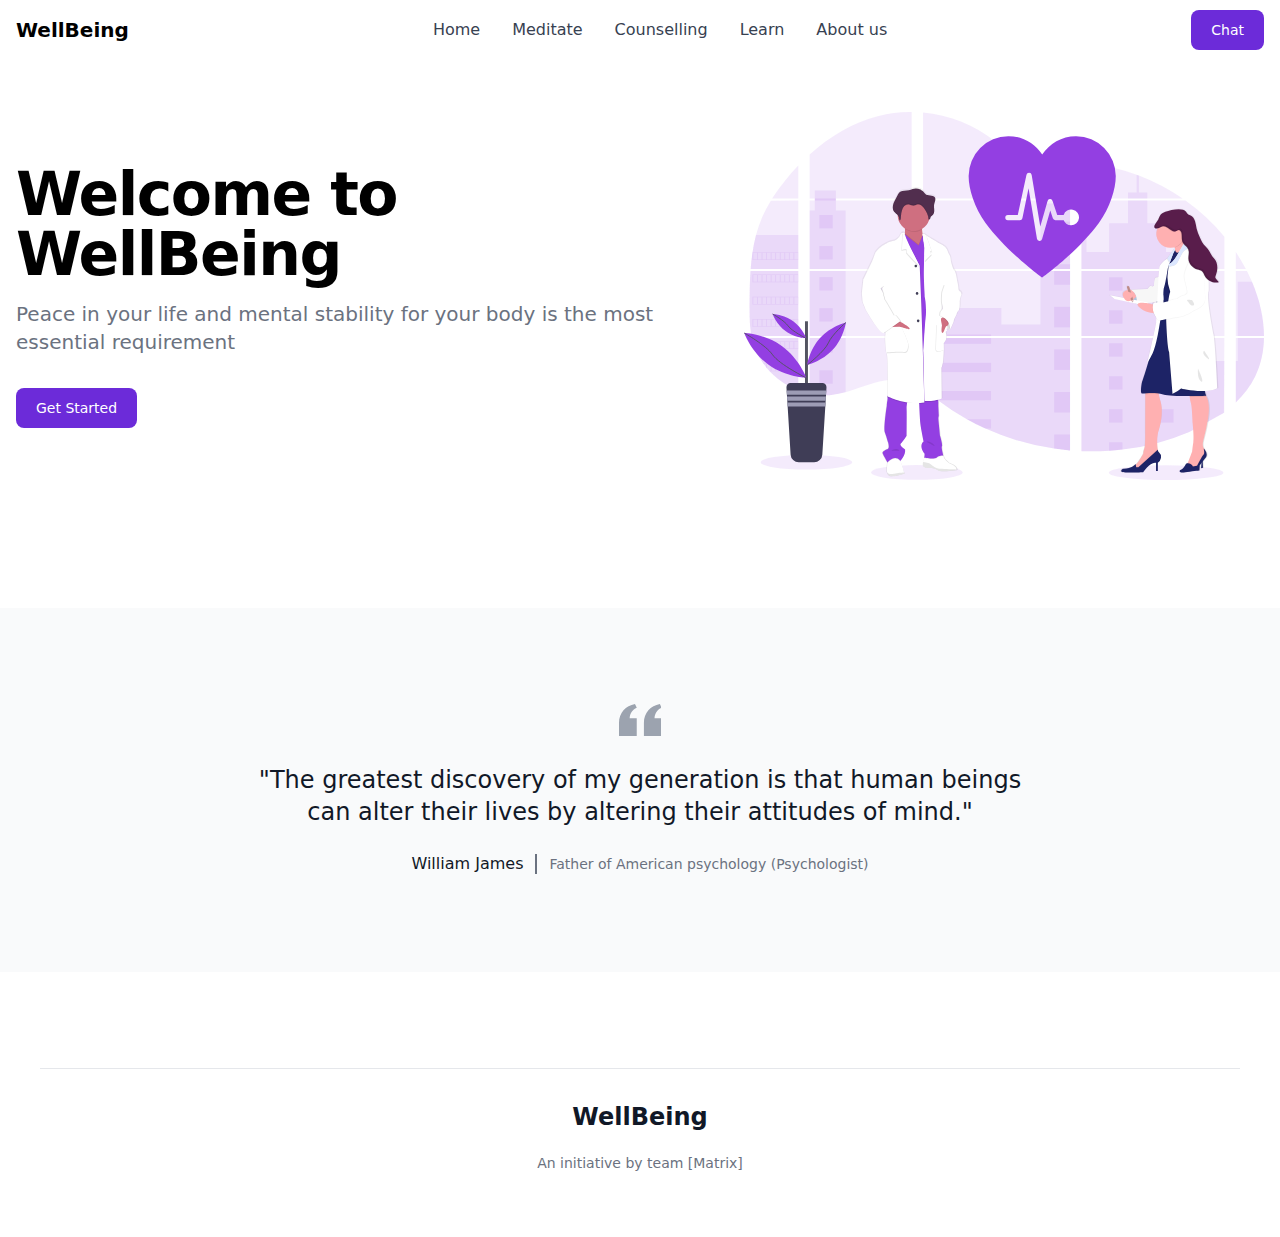
<file: index.html>
<!DOCTYPE html>
 <html lang="en">
<head>
    <link rel="canonical" href="https://https://demo.themesberg.com/landwind/" />
    <meta charset="UTF-8">
    <meta http-equiv="X-UA-Compatible" content="IE=edge">
    <meta name="viewport" content="width=device-width, initial-scale=1.0">
    <title>WellBeing</title>

    <!-- Favicon -->
    <link rel="icon" href="favicon.png" type="image/png">
    <link rel="manifest" href="/site.webmanifest">
    <meta name="msapplication-TileColor" content="#da532c">
    <meta name="theme-color" content="#ffffff">
    <link href="./output.css" rel="stylesheet">
    <script async defer src="https://buttons.github.io/buttons.js"></script>

    <style>
        section.block-10 {
            padding-top: 0rem; /* Adjust this value to decrease the top padding */
            padding-bottom: 0rem; /* Adjust this value to decrease the bottom padding */
        }
        </style>
</head>
<body>
    <header class="fixed w-full">
        <nav class="bg-white border-gray-200 py-2.5 dark:bg-gray-900">
            <div class="flex flex-wrap items-center justify-between max-w-screen-xl px-4 mx-auto">
                <a href="/index.html" class="flex items-center">
                    <!-- <img src="./images/logo.svg" class="h-6 mr-3 sm:h-9" alt="Landwind Logo" /> -->
                    <span class="self-center text-xl font-semibold whitespace-nowrap dark:text-white">WellBeing</span>
                </a>
                <div class="flex items-center lg:order-2">
                   
                    
                    <a href="/Chatbot.html" class="text-white bg-purple-700 hover:bg-purple-800 focus:ring-4 focus:ring-purple-300 font-medium rounded-lg text-sm px-4 lg:px-5 py-2 lg:py-2.5 sm:mr-2 lg:mr-0 dark:bg-purple-600 dark:hover:bg-purple-700 focus:outline-none dark:focus:ring-purple-800">Chat</a>
                    
                </div>
                <div class="items-center justify-between hidden w-full lg:flex lg:w-auto lg:order-1" id="mobile-menu-2">
                    <ul class="flex flex-col mt-4 font-medium lg:flex-row lg:space-x-8 lg:mt-0">
                        <li>
                            <a href="/index.html" class="block py-2 pl-3 pr-4 text-gray-700 border-b border-gray-100 hover:bg-gray-50 lg:hover:bg-transparent lg:border-0 lg:hover:text-purple-700 lg:p-0 dark:text-gray-400 lg:dark:hover:text-white dark:hover:bg-gray-700 dark:hover:text-white lg:dark:hover:bg-transparent dark:border-gray-700">Home</a>
                        </li>
                        <li>
                            <a href="/Meditate.html" class="block py-2 pl-3 pr-4 text-gray-700 border-b border-gray-100 hover:bg-gray-50 lg:hover:bg-transparent lg:border-0 lg:hover:text-purple-700 lg:p-0 dark:text-gray-400 lg:dark:hover:text-white dark:hover:bg-gray-700 dark:hover:text-white lg:dark:hover:bg-transparent dark:border-gray-700">Meditate
                            </a>
                        </li>
                        <li>
                            <a href="/Counselling.html" class="block py-2 pl-3 pr-4 text-gray-700 border-b border-gray-100 hover:bg-gray-50 lg:hover:bg-transparent lg:border-0 lg:hover:text-purple-700 lg:p-0 dark:text-gray-400 lg:dark:hover:text-white dark:hover:bg-gray-700 dark:hover:text-white lg:dark:hover:bg-transparent dark:border-gray-700">Counselling</a>
                        </li>
                        <li>
                            <a href="/Explore.html" class="block py-2 pl-3 pr-4 text-gray-700 border-b border-gray-100 hover:bg-gray-50 lg:hover:bg-transparent lg:border-0 lg:hover:text-purple-700 lg:p-0 dark:text-gray-400 lg:dark:hover:text-white dark:hover:bg-gray-700 dark:hover:text-white lg:dark:hover:bg-transparent dark:border-gray-700">Learn</a>
                        </li>
                        
                        <li>
                            <a href="/About.html" class="block py-2 pl-3 pr-4 text-gray-700 border-b border-gray-100 hover:bg-gray-50 lg:hover:bg-transparent lg:border-0 lg:hover:text-purple-700 lg:p-0 dark:text-gray-400 lg:dark:hover:text-white dark:hover:bg-gray-700 dark:hover:text-white lg:dark:hover:bg-transparent dark:border-gray-700">About us</a>
                        </li>
                    </ul>
                </div>
            </div>
        </nav>
    </header>

    <!-- Start block -->
    <section class="bg-white dark:bg-gray-900">
        <div class="grid max-w-screen-xl px-4 pt-20 pb-8 mx-auto lg:gap-8 xl:gap-0 lg:py-16 lg:grid-cols-12 lg:pt-28">
            <div class="mr-auto place-self-center lg:col-span-7">
                <h1 class="max-w-2xl mb-4 text-4xl font-extrabold leading-none tracking-tight md:text-5xl xl:text-6xl dark:text-white">Welcome to <br>WellBeing</h1>
                <p class="max-w-2xl mb-6 font-light text-gray-500 lg:mb-8 md:text-lg lg:text-xl dark:text-gray-400">Peace in your life and mental stability for your body is the most essential requirement</p>
                <div class="space-y-4 sm:flex sm:space-y-0 sm:space-x-4">
                    <a href="/Explore.html" class="text-white bg-purple-700 hover:bg-purple-800 focus:ring-4 focus:ring-purple-300 font-medium rounded-lg text-sm px-4 lg:px-5 py-2 lg:py-2.5 sm:mr-2 lg:mr-0 dark:bg-purple-600 dark:hover:bg-purple-700 focus:outline-none dark:focus:ring-purple-800">Get Started</a>

                </div>
            </div>
            <div class="hidden lg:mt-0 lg:col-span-5 lg:flex">
                <img src="./images/med.svg" alt="hero image">
            </div>                
        </div>
    </section>
    <!-- End block -->
    <!-- Start block -->
    <section class="bg-white dark:bg-gray-900">
        <div class="max-w-screen-xl px-4 pb-8 mx-auto lg:pb-16">
           
        </div>
    </section>
    <!-- End block -->
    <!-- Start block -->
    <!-- <section class="bg-gray-50 dark:bg-gray-800">
        <div class="max-w-screen-xl px-4 py-8 mx-auto space-y-12 lg:space-y-20 lg:py-24 lg:px-6">
    
            <div class="items-center gap-8 lg:grid lg:grid-cols-2 xl:gap-16"> -->
                <!-- <div class="text-gray-500 sm:text-lg dark:text-gray-400">
                    <h2 class="mb-4 text-3xl font-extrabold tracking-tight text-gray-900 dark:text-white">Work with tools you already use</h2>
                    <p class="mb-8 font-light lg:text-xl">Deliver great service experiences fast - without the complexity of traditional ITSM solutions. Accelerate critical development work, eliminate toil, and deploy changes with ease.</p>
                    
                    <ul role="list" class="pt-8 space-y-5 border-t border-gray-200 my-7 dark:border-gray-700">
                        <li class="flex space-x-3">
                            
                            <svg class="flex-shrink-0 w-5 h-5 text-purple-500 dark:text-purple-400" fill="currentColor" viewBox="0 0 20 20" xmlns="http://www.w3.org/2000/svg"><path fill-rule="evenodd" d="M10 18a8 8 0 100-16 8 8 0 000 16zm3.707-9.293a1 1 0 00-1.414-1.414L9 10.586 7.707 9.293a1 1 0 00-1.414 1.414l2 2a1 1 0 001.414 0l4-4z" clip-rule="evenodd"></path></svg>
                            <span class="text-base font-medium leading-tight text-gray-900 dark:text-white">Continuous integration and deployment</span>
                        </li>
                        <li class="flex space-x-3">
                            
                            <svg class="flex-shrink-0 w-5 h-5 text-purple-500 dark:text-purple-400" fill="currentColor" viewBox="0 0 20 20" xmlns="http://www.w3.org/2000/svg"><path fill-rule="evenodd" d="M10 18a8 8 0 100-16 8 8 0 000 16zm3.707-9.293a1 1 0 00-1.414-1.414L9 10.586 7.707 9.293a1 1 0 00-1.414 1.414l2 2a1 1 0 001.414 0l4-4z" clip-rule="evenodd"></path></svg>
                            <span class="text-base font-medium leading-tight text-gray-900 dark:text-white">Development workflow</span>
                        </li>
                        <li class="flex space-x-3">
                            
                            <svg class="flex-shrink-0 w-5 h-5 text-purple-500 dark:text-purple-400" fill="currentColor" viewBox="0 0 20 20" xmlns="http://www.w3.org/2000/svg"><path fill-rule="evenodd" d="M10 18a8 8 0 100-16 8 8 0 000 16zm3.707-9.293a1 1 0 00-1.414-1.414L9 10.586 7.707 9.293a1 1 0 00-1.414 1.414l2 2a1 1 0 001.414 0l4-4z" clip-rule="evenodd"></path></svg>
                            <span class="text-base font-medium leading-tight text-gray-900 dark:text-white">Knowledge management</span>
                        </li>
                    </ul>
                    <p class="mb-8 font-light lg:text-xl">Deliver great service experiences fast - without the complexity of traditional ITSM solutions.</p>
                </div> -->
                <!-- <img class="hidden w-full mb-4 rounded-lg lg:mb-0 lg:flex" src="./images/feature-1.png" alt="dashboard feature image"> -->
            <!-- </div>
    
            
        </div>
      </section> -->
    <!-- End block -->
    <!-- Start block -->
    
    <!-- End block -->
    <!--  block  10 -->
    
    <section class="bg-gray-50 dark:bg-gray-800 block-10">
        <div class="max-w-screen-xl px-4 py-8 mx-auto text-center lg:py-24 lg:px-6">
            <figure class="max-w-screen-md mx-auto">
                <svg class="h-12 mx-auto mb-3 text-gray-400 dark:text-gray-600" viewBox="0 0 24 27" fill="none" xmlns="http://www.w3.org/2000/svg">
                    <path d="M14.017 18L14.017 10.609C14.017 4.905 17.748 1.039 23 0L23.995 2.151C21.563 3.068 20 5.789 20 8H24V18H14.017ZM0 18V10.609C0 4.905 3.748 1.038 9 0L9.996 2.151C7.563 3.068 6 5.789 6 8H9.983L9.983 18L0 18Z" fill="currentColor"/>
                </svg> 
                <blockquote>
                    <p class="text-xl font-medium text-gray-900 md:text-2xl dark:text-white">"The greatest discovery of my generation is that human beings can alter their lives by altering their attitudes of mind."</p>
                </blockquote>
                <figcaption class="flex items-center justify-center mt-6 space-x-3">
                    <!-- <img class="w-6 h-6 rounded-full" src="https://flowbite.s3.amazonaws.com/blocks/marketing-ui/avatars/michael-gouch.png" alt="profile picture"> -->
                    <div class="flex items-center divide-x-2 divide-gray-500 dark:divide-gray-700">
                        <div class="pr-3 font-medium text-gray-900 dark:text-white">William James</div>
                        <div class="pl-3 text-sm font-light text-gray-500 dark:text-gray-400">Father of American psychology (Psychologist)</div>
                    </div>
                </figcaption>
            </figure>
        </div>
      </section>
    <!-- End block -->
    <!-- Start block -->
    <!-- <section class="bg-white dark:bg-gray-900"> -->
        <!-- <div class="max-w-screen-xl px-4 py-8 mx-auto lg:py-24 lg:px-6">
            <div class="max-w-screen-md mx-auto mb-8 text-center lg:mb-12">
                <h2 class="mb-4 text-3xl font-extrabold tracking-tight text-gray-900 dark:text-white">Designed for business teams like yours</h2>
                <p class="mb-5 font-light text-gray-500 sm:text-xl dark:text-gray-400">Here at Landwind we focus on markets where technology, innovation, and capital can unlock long-term value and drive economic growth.</p>
            </div>
            -->
      <!-- </section> -->
    <!-- End block -->
    <!-- Start block -->
    
    <!-- End block -->
    <!-- Start block -->
    <!-- <section class="bg-gray-50 dark:bg-gray-800">
         <div class="max-w-screen-xl px-4 py-8 mx-auto lg:py-16 lg:px-6">
            <div class="max-w-screen-sm mx-auto text-center">
                <h2 class="mb-4 text-3xl font-extrabold leading-tight tracking-tight text-gray-900 dark:text-white">Start your free trial today</h2>
                <p class="mb-6 font-light text-gray-500 dark:text-gray-400 md:text-lg">Try Landwind Platform for 30 days. No credit card required.</p>
                <a href="#" class="text-white bg-purple-700 hover:bg-purple-800 focus:ring-4 focus:ring-purple-300 font-medium rounded-lg text-sm px-5 py-2.5 mr-2 mb-2 dark:bg-purple-600 dark:hover:bg-purple-700 focus:outline-none dark:focus:ring-purple-800">Free trial for 30 days</a>
            </div>
        </div> 
    </section> -->
    <!-- End block -->
    <footer class="bg-white dark:bg-gray-800">
        <div class="max-w-screen-xl p-4 py-6 mx-auto lg:py-16 md:p-8 lg:p-10">
           
            <hr class="my-6 border-gray-200 sm:mx-auto dark:border-gray-700 lg:my-8">
            <div class="text-center">
                <a href="#" class="flex items-center justify-center mb-5 text-2xl font-semibold text-gray-900 dark:text-white">
                    <!-- <img src="./images/logo.svg" class="h-6 mr-3 sm:h-9" alt="Landwind Logo" /> -->
                    WellBeing 
                </a>
                <span class="block text-sm text-center text-gray-500 dark:text-gray-400">An initiative by team [Matrix]
                </span>
                
            </div>
        </div>
    </footer>

</body>
</html>
</file>
<file: output.css>
/*
! tailwindcss v3.1.4 | MIT License | https://tailwindcss.com
*/

/*
1. Prevent padding and border from affecting element width. (https://github.com/mozdevs/cssremedy/issues/4)
2. Allow adding a border to an element by just adding a border-width. (https://github.com/tailwindcss/tailwindcss/pull/116)
*/

*,
::before,
::after {
  box-sizing: border-box;
  /* 1 */
  border-width: 0;
  /* 2 */
  border-style: solid;
  /* 2 */
  border-color: #E5E7EB;
  /* 2 */
}

::before,
::after {
  --tw-content: '';
}

/*
1. Use a consistent sensible line-height in all browsers.
2. Prevent adjustments of font size after orientation changes in iOS.
3. Use a more readable tab size.
4. Use the user's configured `sans` font-family by default.
*/

html {
  line-height: 1.5;
  /* 1 */
  -webkit-text-size-adjust: 100%;
  /* 2 */
  -moz-tab-size: 4;
  /* 3 */
  -o-tab-size: 4;
     tab-size: 4;
  /* 3 */
  font-family: ui-sans-serif, system-ui, -apple-system, BlinkMacSystemFont, "Segoe UI", Roboto, "Helvetica Neue", Arial, "Noto Sans", sans-serif, "Apple Color Emoji", "Segoe UI Emoji", "Segoe UI Symbol", "Noto Color Emoji";
  /* 4 */
}

/*
1. Remove the margin in all browsers.
2. Inherit line-height from `html` so users can set them as a class directly on the `html` element.
*/

body {
  margin: 0;
  /* 1 */
  line-height: inherit;
  /* 2 */
}

/*
1. Add the correct height in Firefox.
2. Correct the inheritance of border color in Firefox. (https://bugzilla.mozilla.org/show_bug.cgi?id=190655)
3. Ensure horizontal rules are visible by default.
*/

hr {
  height: 0;
  /* 1 */
  color: inherit;
  /* 2 */
  border-top-width: 1px;
  /* 3 */
}

/*
Add the correct text decoration in Chrome, Edge, and Safari.
*/

abbr:where([title]) {
  -webkit-text-decoration: underline dotted;
          text-decoration: underline dotted;
}

/*
Remove the default font size and weight for headings.
*/

h1,
h2,
h3,
h4,
h5,
h6 {
  font-size: inherit;
  font-weight: inherit;
}

/*
Reset links to optimize for opt-in styling instead of opt-out.
*/

a {
  color: inherit;
  text-decoration: inherit;
}

/*
Add the correct font weight in Edge and Safari.
*/

b,
strong {
  font-weight: bolder;
}

/*
1. Use the user's configured `mono` font family by default.
2. Correct the odd `em` font sizing in all browsers.
*/

code,
kbd,
samp,
pre {
  font-family: ui-monospace, SFMono-Regular, Menlo, Monaco, Consolas, "Liberation Mono", "Courier New", monospace;
  /* 1 */
  font-size: 1em;
  /* 2 */
}

/*
Add the correct font size in all browsers.
*/

small {
  font-size: 80%;
}

/*
Prevent `sub` and `sup` elements from affecting the line height in all browsers.
*/

sub,
sup {
  font-size: 75%;
  line-height: 0;
  position: relative;
  vertical-align: baseline;
}

sub {
  bottom: -0.25em;
}

sup {
  top: -0.5em;
}

/*
1. Remove text indentation from table contents in Chrome and Safari. (https://bugs.chromium.org/p/chromium/issues/detail?id=999088, https://bugs.webkit.org/show_bug.cgi?id=201297)
2. Correct table border color inheritance in all Chrome and Safari. (https://bugs.chromium.org/p/chromium/issues/detail?id=935729, https://bugs.webkit.org/show_bug.cgi?id=195016)
3. Remove gaps between table borders by default.
*/

table {
  text-indent: 0;
  /* 1 */
  border-color: inherit;
  /* 2 */
  border-collapse: collapse;
  /* 3 */
}

/*
1. Change the font styles in all browsers.
2. Remove the margin in Firefox and Safari.
3. Remove default padding in all browsers.
*/

button,
input,
optgroup,
select,
textarea {
  font-family: inherit;
  /* 1 */
  font-size: 100%;
  /* 1 */
  font-weight: inherit;
  /* 1 */
  line-height: inherit;
  /* 1 */
  color: inherit;
  /* 1 */
  margin: 0;
  /* 2 */
  padding: 0;
  /* 3 */
}

/*
Remove the inheritance of text transform in Edge and Firefox.
*/

button,
select {
  text-transform: none;
}

/*
1. Correct the inability to style clickable types in iOS and Safari.
2. Remove default button styles.
*/

button,
[type='button'],
[type='reset'],
[type='submit'] {
  -webkit-appearance: button;
  /* 1 */
  background-color: transparent;
  /* 2 */
  background-image: none;
  /* 2 */
}

/*
Use the modern Firefox focus style for all focusable elements.
*/

:-moz-focusring {
  outline: auto;
}

/*
Remove the additional `:invalid` styles in Firefox. (https://github.com/mozilla/gecko-dev/blob/2f9eacd9d3d995c937b4251a5557d95d494c9be1/layout/style/res/forms.css#L728-L737)
*/

:-moz-ui-invalid {
  box-shadow: none;
}

/*
Add the correct vertical alignment in Chrome and Firefox.
*/

progress {
  vertical-align: baseline;
}

/*
Correct the cursor style of increment and decrement buttons in Safari.
*/

::-webkit-inner-spin-button,
::-webkit-outer-spin-button {
  height: auto;
}

/*
1. Correct the odd appearance in Chrome and Safari.
2. Correct the outline style in Safari.
*/

[type='search'] {
  -webkit-appearance: textfield;
  /* 1 */
  outline-offset: -2px;
  /* 2 */
}

/*
Remove the inner padding in Chrome and Safari on macOS.
*/

::-webkit-search-decoration {
  -webkit-appearance: none;
}

/*
1. Correct the inability to style clickable types in iOS and Safari.
2. Change font properties to `inherit` in Safari.
*/

::-webkit-file-upload-button {
  -webkit-appearance: button;
  /* 1 */
  font: inherit;
  /* 2 */
}

/*
Add the correct display in Chrome and Safari.
*/

summary {
  display: list-item;
}

/*
Removes the default spacing and border for appropriate elements.
*/

blockquote,
dl,
dd,
h1,
h2,
h3,
h4,
h5,
h6,
hr,
figure,
p,
pre {
  margin: 0;
}

fieldset {
  margin: 0;
  padding: 0;
}

legend {
  padding: 0;
}

ol,
ul,
menu {
  list-style: none;
  margin: 0;
  padding: 0;
}

/*
Prevent resizing textareas horizontally by default.
*/

textarea {
  resize: vertical;
}

/*
1. Reset the default placeholder opacity in Firefox. (https://github.com/tailwindlabs/tailwindcss/issues/3300)
2. Set the default placeholder color to the user's configured gray 400 color.
*/

input::-moz-placeholder, textarea::-moz-placeholder {
  opacity: 1;
  /* 1 */
  color: #9CA3AF;
  /* 2 */
}

input:-ms-input-placeholder, textarea:-ms-input-placeholder {
  opacity: 1;
  /* 1 */
  color: #9CA3AF;
  /* 2 */
}

input::placeholder,
textarea::placeholder {
  opacity: 1;
  /* 1 */
  color: #9CA3AF;
  /* 2 */
}

/*
Set the default cursor for buttons.
*/

button,
[role="button"] {
  cursor: pointer;
}

/*
Make sure disabled buttons don't get the pointer cursor.
*/

:disabled {
  cursor: default;
}

/*
1. Make replaced elements `display: block` by default. (https://github.com/mozdevs/cssremedy/issues/14)
2. Add `vertical-align: middle` to align replaced elements more sensibly by default. (https://github.com/jensimmons/cssremedy/issues/14#issuecomment-634934210)
   This can trigger a poorly considered lint error in some tools but is included by design.
*/

img,
svg,
video,
canvas,
audio,
iframe,
embed,
object {
  display: block;
  /* 1 */
  vertical-align: middle;
  /* 2 */
}

/*
Constrain images and videos to the parent width and preserve their intrinsic aspect ratio. (https://github.com/mozdevs/cssremedy/issues/14)
*/

img,
video {
  max-width: 100%;
  height: auto;
}

[type='text'],[type='email'],[type='url'],[type='password'],[type='number'],[type='date'],[type='datetime-local'],[type='month'],[type='search'],[type='tel'],[type='time'],[type='week'],[multiple],textarea,select {
  -webkit-appearance: none;
     -moz-appearance: none;
          appearance: none;
  background-color: #fff;
  border-color: #6B7280;
  border-width: 1px;
  border-radius: 0px;
  padding-top: 0.5rem;
  padding-right: 0.75rem;
  padding-bottom: 0.5rem;
  padding-left: 0.75rem;
  font-size: 1rem;
  line-height: 1.5rem;
  --tw-shadow: 0 0 #0000;
}

[type='text']:focus, [type='email']:focus, [type='url']:focus, [type='password']:focus, [type='number']:focus, [type='date']:focus, [type='datetime-local']:focus, [type='month']:focus, [type='search']:focus, [type='tel']:focus, [type='time']:focus, [type='week']:focus, [multiple]:focus, textarea:focus, select:focus {
  outline: 2px solid transparent;
  outline-offset: 2px;
  --tw-ring-inset: var(--tw-empty,/*!*/ /*!*/);
  --tw-ring-offset-width: 0px;
  --tw-ring-offset-color: #fff;
  --tw-ring-color: #1C64F2;
  --tw-ring-offset-shadow: var(--tw-ring-inset) 0 0 0 var(--tw-ring-offset-width) var(--tw-ring-offset-color);
  --tw-ring-shadow: var(--tw-ring-inset) 0 0 0 calc(1px + var(--tw-ring-offset-width)) var(--tw-ring-color);
  box-shadow: var(--tw-ring-offset-shadow), var(--tw-ring-shadow), var(--tw-shadow);
  border-color: #1C64F2;
}

input::-moz-placeholder, textarea::-moz-placeholder {
  color: #6B7280;
  opacity: 1;
}

input:-ms-input-placeholder, textarea:-ms-input-placeholder {
  color: #6B7280;
  opacity: 1;
}

input::placeholder,textarea::placeholder {
  color: #6B7280;
  opacity: 1;
}

::-webkit-datetime-edit-fields-wrapper {
  padding: 0;
}

::-webkit-date-and-time-value {
  min-height: 1.5em;
}

select {
  background-image: url("data:image/svg+xml,%3csvg xmlns='http://www.w3.org/2000/svg' fill='none' viewBox='0 0 20 20'%3e%3cpath stroke='%236B7280' stroke-linecap='round' stroke-linejoin='round' stroke-width='1.5' d='M6 8l4 4 4-4'/%3e%3c/svg%3e");
  background-position: right 0.5rem center;
  background-repeat: no-repeat;
  background-size: 1.5em 1.5em;
  padding-right: 2.5rem;
  print-color-adjust: exact;
}

[multiple] {
  background-image: initial;
  background-position: initial;
  background-repeat: unset;
  background-size: initial;
  padding-right: 0.75rem;
  print-color-adjust: unset;
}

[type='checkbox'],[type='radio'] {
  -webkit-appearance: none;
     -moz-appearance: none;
          appearance: none;
  padding: 0;
  print-color-adjust: exact;
  display: inline-block;
  vertical-align: middle;
  background-origin: border-box;
  -webkit-user-select: none;
     -moz-user-select: none;
      -ms-user-select: none;
          user-select: none;
  flex-shrink: 0;
  height: 1rem;
  width: 1rem;
  color: #1C64F2;
  background-color: #fff;
  border-color: #6B7280;
  border-width: 1px;
  --tw-shadow: 0 0 #0000;
}

[type='checkbox'] {
  border-radius: 0px;
}

[type='radio'] {
  border-radius: 100%;
}

[type='checkbox']:focus,[type='radio']:focus {
  outline: 2px solid transparent;
  outline-offset: 2px;
  --tw-ring-inset: var(--tw-empty,/*!*/ /*!*/);
  --tw-ring-offset-width: 2px;
  --tw-ring-offset-color: #fff;
  --tw-ring-color: #1C64F2;
  --tw-ring-offset-shadow: var(--tw-ring-inset) 0 0 0 var(--tw-ring-offset-width) var(--tw-ring-offset-color);
  --tw-ring-shadow: var(--tw-ring-inset) 0 0 0 calc(2px + var(--tw-ring-offset-width)) var(--tw-ring-color);
  box-shadow: var(--tw-ring-offset-shadow), var(--tw-ring-shadow), var(--tw-shadow);
}

[type='checkbox']:checked,[type='radio']:checked,.dark [type='checkbox']:checked,.dark [type='radio']:checked {
  border-color: transparent;
  background-color: currentColor;
  background-size: 100% 100%;
  background-position: center;
  background-repeat: no-repeat;
}

[type='checkbox']:checked {
  background-image: url("data:image/svg+xml,%3csvg viewBox='0 0 16 16' fill='white' xmlns='http://www.w3.org/2000/svg'%3e%3cpath d='M12.207 4.793a1 1 0 010 1.414l-5 5a1 1 0 01-1.414 0l-2-2a1 1 0 011.414-1.414L6.5 9.086l4.293-4.293a1 1 0 011.414 0z'/%3e%3c/svg%3e");
}

[type='radio']:checked {
  background-image: url("data:image/svg+xml,%3csvg viewBox='0 0 16 16' fill='white' xmlns='http://www.w3.org/2000/svg'%3e%3ccircle cx='8' cy='8' r='3'/%3e%3c/svg%3e");
}

[type='checkbox']:indeterminate {
  background-image: url("data:image/svg+xml,%3csvg xmlns='http://www.w3.org/2000/svg' fill='none' viewBox='0 0 16 16'%3e%3cpath stroke='white' stroke-linecap='round' stroke-linejoin='round' stroke-width='2' d='M4 8h8'/%3e%3c/svg%3e");
  border-color: transparent;
  background-color: currentColor;
  background-size: 100% 100%;
  background-position: center;
  background-repeat: no-repeat;
}

[type='checkbox']:indeterminate:hover,[type='checkbox']:indeterminate:focus {
  border-color: transparent;
  background-color: currentColor;
}

[type='file'] {
  background: unset;
  border-color: inherit;
  border-width: 0;
  border-radius: 0;
  padding: 0;
  font-size: unset;
  line-height: inherit;
}

[type='file']:focus {
  outline: 1px auto inherit;
}

input[type=file]::-webkit-file-upload-button {
  color: white;
  background: #1F2937;
  border: 0;
  font-weight: 500;
  font-size: 0.875rem;
  cursor: pointer;
  padding-top: 0.625rem;
  padding-bottom: 0.625rem;
  padding-left: 2rem;
  padding-right: 1rem;
  -webkit-margin-start: -1rem;
          margin-inline-start: -1rem;
  -webkit-margin-end: 1rem;
          margin-inline-end: 1rem;
}

input[type=file]::file-selector-button {
  color: white;
  background: #1F2937;
  border: 0;
  font-weight: 500;
  font-size: 0.875rem;
  cursor: pointer;
  padding-top: 0.625rem;
  padding-bottom: 0.625rem;
  padding-left: 2rem;
  padding-right: 1rem;
  -webkit-margin-start: -1rem;
          margin-inline-start: -1rem;
  -webkit-margin-end: 1rem;
          margin-inline-end: 1rem;
}

input[type=file]::-webkit-file-upload-button:hover {
  background: #374151;
}

input[type=file]::file-selector-button:hover {
  background: #374151;
}

.dark input[type=file]::-webkit-file-upload-button {
  color: white;
  background: #4B5563;
}

.dark input[type=file]::file-selector-button {
  color: white;
  background: #4B5563;
}

.dark input[type=file]::-webkit-file-upload-button:hover {
  background: #6B7280;
}

.dark input[type=file]::file-selector-button:hover {
  background: #6B7280;
}

input[type="range"]::-webkit-slider-thumb {
  height: 1.25rem;
  width: 1.25rem;
  background: #1C64F2;
  border-radius: 9999px;
  border: 0;
  appearance: none;
  -moz-appearance: none;
  -webkit-appearance: none;
  cursor: pointer;
}

input[type="range"]:disabled::-webkit-slider-thumb {
  background: #9CA3AF;
}

.dark input[type="range"]:disabled::-webkit-slider-thumb {
  background: #6B7280;
}

input[type="range"]:focus::-webkit-slider-thumb {
  outline: 2px solid transparent;
  outline-offset: 2px;
  --tw-ring-offset-shadow: var(--tw-ring-inset) 0 0 0 var(--tw-ring-offset-width) var(--tw-ring-offset-color);
  --tw-ring-shadow: var(--tw-ring-inset) 0 0 0 calc(4px + var(--tw-ring-offset-width)) var(--tw-ring-color);
  box-shadow: var(--tw-ring-offset-shadow), var(--tw-ring-shadow), var(--tw-shadow, 0 0 #0000);
  --tw-ring-opacity: 1px;
  --tw-ring-color: rgb(164 202 254 / var(--tw-ring-opacity));
}

input[type="range"]::-moz-range-thumb {
  height: 1.25rem;
  width: 1.25rem;
  background: #1C64F2;
  border-radius: 9999px;
  border: 0;
  appearance: none;
  -moz-appearance: none;
  -webkit-appearance: none;
  cursor: pointer;
}

input[type="range"]:disabled::-moz-range-thumb {
  background: #9CA3AF;
}

.dark input[type="range"]:disabled::-moz-range-thumb {
  background: #6B7280;
}

input[type="range"]::-moz-range-progress {
  background: #3F83F8;
}

input[type="range"]::-ms-fill-lower {
  background: #3F83F8;
}

.toggle-bg:after {
  content: "";
  position: absolute;
  top: 0.125rem;
  left: 0.125rem;
  background: white;
  border-color: #D1D5DB;
  border-width: 1px;
  border-radius: 9999px;
  height: 1.25rem;
  width: 1.25rem;
  transition-property: background-color,border-color,color,fill,stroke,opacity,box-shadow,transform,filter,backdrop-filter,-webkit-backdrop-filter;
  transition-duration: .15s;
  box-shadow: var(--tw-ring-inset) 0 0 0 calc(0px + var(--tw-ring-offset-width)) var(--tw-ring-color);
}

input:checked + .toggle-bg:after {
  transform: translateX(100%);;
  border-color: white;
}

input:checked + .toggle-bg {
  background: #1C64F2;
  border-color: #1C64F2;
}

.tooltip-arrow,.tooltip-arrow:before {
  position: absolute;
  width: 8px;
  height: 8px;
  background: inherit;
}

.tooltip-arrow {
  visibility: hidden;
}

.tooltip-arrow:before {
  content: "";
  visibility: visible;
  transform: rotate(45deg);
}

[data-tooltip-style^='light'] + .tooltip > .tooltip-arrow:before {
  border-style: solid;
  border-color: #E5E7EB;
}

[data-tooltip-style^='light'] + .tooltip[data-popper-placement^='top'] > .tooltip-arrow:before {
  border-bottom-width: 1px;
  border-right-width: 1px;
}

[data-tooltip-style^='light'] + .tooltip[data-popper-placement^='right'] > .tooltip-arrow:before {
  border-bottom-width: 1px;
  border-left-width: 1px;
}

[data-tooltip-style^='light'] + .tooltip[data-popper-placement^='bottom'] > .tooltip-arrow:before {
  border-top-width: 1px;
  border-left-width: 1px;
}

[data-tooltip-style^='light'] + .tooltip[data-popper-placement^='left'] > .tooltip-arrow:before {
  border-top-width: 1px;
  border-right-width: 1px;
}

.tooltip[data-popper-placement^='top'] > .tooltip-arrow {
  bottom: -4px;
}

.tooltip[data-popper-placement^='bottom'] > .tooltip-arrow {
  top: -4px;
}

.tooltip[data-popper-placement^='left'] > .tooltip-arrow {
  right: -4px;
}

.tooltip[data-popper-placement^='right'] > .tooltip-arrow {
  left: -4px;
}

.tooltip.invisible > .tooltip-arrow:before {
  visibility: hidden;
}

*, ::before, ::after {
  --tw-border-spacing-x: 0;
  --tw-border-spacing-y: 0;
  --tw-translate-x: 0;
  --tw-translate-y: 0;
  --tw-rotate: 0;
  --tw-skew-x: 0;
  --tw-skew-y: 0;
  --tw-scale-x: 1;
  --tw-scale-y: 1;
  --tw-pan-x:  ;
  --tw-pan-y:  ;
  --tw-pinch-zoom:  ;
  --tw-scroll-snap-strictness: proximity;
  --tw-ordinal:  ;
  --tw-slashed-zero:  ;
  --tw-numeric-figure:  ;
  --tw-numeric-spacing:  ;
  --tw-numeric-fraction:  ;
  --tw-ring-inset:  ;
  --tw-ring-offset-width: 0px;
  --tw-ring-offset-color: #fff;
  --tw-ring-color: rgb(63 131 248 / 0.5);
  --tw-ring-offset-shadow: 0 0 #0000;
  --tw-ring-shadow: 0 0 #0000;
  --tw-shadow: 0 0 #0000;
  --tw-shadow-colored: 0 0 #0000;
  --tw-blur:  ;
  --tw-brightness:  ;
  --tw-contrast:  ;
  --tw-grayscale:  ;
  --tw-hue-rotate:  ;
  --tw-invert:  ;
  --tw-saturate:  ;
  --tw-sepia:  ;
  --tw-drop-shadow:  ;
  --tw-backdrop-blur:  ;
  --tw-backdrop-brightness:  ;
  --tw-backdrop-contrast:  ;
  --tw-backdrop-grayscale:  ;
  --tw-backdrop-hue-rotate:  ;
  --tw-backdrop-invert:  ;
  --tw-backdrop-opacity:  ;
  --tw-backdrop-saturate:  ;
  --tw-backdrop-sepia:  ;
}

::-webkit-backdrop {
  --tw-border-spacing-x: 0;
  --tw-border-spacing-y: 0;
  --tw-translate-x: 0;
  --tw-translate-y: 0;
  --tw-rotate: 0;
  --tw-skew-x: 0;
  --tw-skew-y: 0;
  --tw-scale-x: 1;
  --tw-scale-y: 1;
  --tw-pan-x:  ;
  --tw-pan-y:  ;
  --tw-pinch-zoom:  ;
  --tw-scroll-snap-strictness: proximity;
  --tw-ordinal:  ;
  --tw-slashed-zero:  ;
  --tw-numeric-figure:  ;
  --tw-numeric-spacing:  ;
  --tw-numeric-fraction:  ;
  --tw-ring-inset:  ;
  --tw-ring-offset-width: 0px;
  --tw-ring-offset-color: #fff;
  --tw-ring-color: rgb(63 131 248 / 0.5);
  --tw-ring-offset-shadow: 0 0 #0000;
  --tw-ring-shadow: 0 0 #0000;
  --tw-shadow: 0 0 #0000;
  --tw-shadow-colored: 0 0 #0000;
  --tw-blur:  ;
  --tw-brightness:  ;
  --tw-contrast:  ;
  --tw-grayscale:  ;
  --tw-hue-rotate:  ;
  --tw-invert:  ;
  --tw-saturate:  ;
  --tw-sepia:  ;
  --tw-drop-shadow:  ;
  --tw-backdrop-blur:  ;
  --tw-backdrop-brightness:  ;
  --tw-backdrop-contrast:  ;
  --tw-backdrop-grayscale:  ;
  --tw-backdrop-hue-rotate:  ;
  --tw-backdrop-invert:  ;
  --tw-backdrop-opacity:  ;
  --tw-backdrop-saturate:  ;
  --tw-backdrop-sepia:  ;
}

::backdrop {
  --tw-border-spacing-x: 0;
  --tw-border-spacing-y: 0;
  --tw-translate-x: 0;
  --tw-translate-y: 0;
  --tw-rotate: 0;
  --tw-skew-x: 0;
  --tw-skew-y: 0;
  --tw-scale-x: 1;
  --tw-scale-y: 1;
  --tw-pan-x:  ;
  --tw-pan-y:  ;
  --tw-pinch-zoom:  ;
  --tw-scroll-snap-strictness: proximity;
  --tw-ordinal:  ;
  --tw-slashed-zero:  ;
  --tw-numeric-figure:  ;
  --tw-numeric-spacing:  ;
  --tw-numeric-fraction:  ;
  --tw-ring-inset:  ;
  --tw-ring-offset-width: 0px;
  --tw-ring-offset-color: #fff;
  --tw-ring-color: rgb(63 131 248 / 0.5);
  --tw-ring-offset-shadow: 0 0 #0000;
  --tw-ring-shadow: 0 0 #0000;
  --tw-shadow: 0 0 #0000;
  --tw-shadow-colored: 0 0 #0000;
  --tw-blur:  ;
  --tw-brightness:  ;
  --tw-contrast:  ;
  --tw-grayscale:  ;
  --tw-hue-rotate:  ;
  --tw-invert:  ;
  --tw-saturate:  ;
  --tw-sepia:  ;
  --tw-drop-shadow:  ;
  --tw-backdrop-blur:  ;
  --tw-backdrop-brightness:  ;
  --tw-backdrop-contrast:  ;
  --tw-backdrop-grayscale:  ;
  --tw-backdrop-hue-rotate:  ;
  --tw-backdrop-invert:  ;
  --tw-backdrop-opacity:  ;
  --tw-backdrop-saturate:  ;
  --tw-backdrop-sepia:  ;
}

.container {
  width: 100%;
}

@media (min-width: 640px) {
  .container {
    max-width: 640px;
  }
}

@media (min-width: 768px) {
  .container {
    max-width: 768px;
  }
}

@media (min-width: 1024px) {
  .container {
    max-width: 1024px;
  }
}

@media (min-width: 1280px) {
  .container {
    max-width: 1280px;
  }
}

@media (min-width: 1536px) {
  .container {
    max-width: 1536px;
  }
}

.sr-only {
  position: absolute;
  width: 1px;
  height: 1px;
  padding: 0;
  margin: -1px;
  overflow: hidden;
  clip: rect(0, 0, 0, 0);
  white-space: nowrap;
  border-width: 0;
}

.visible {
  visibility: visible;
}

.invisible {
  visibility: hidden;
}

.static {
  position: static;
}

.fixed {
  position: fixed;
}

.absolute {
  position: absolute;
}

.relative {
  position: relative;
}

.inset-0 {
  top: 0px;
  right: 0px;
  bottom: 0px;
  left: 0px;
}

.top-0 {
  top: 0px;
}

.left-0 {
  left: 0px;
}

.z-20 {
  z-index: 20;
}

.z-10 {
  z-index: 10;
}

.z-40 {
  z-index: 40;
}

.col-span-2 {
  grid-column: span 2 / span 2;
}

.mx-auto {
  margin-left: auto;
  margin-right: auto;
}

.my-7 {
  margin-top: 1.75rem;
  margin-bottom: 1.75rem;
}

.my-8 {
  margin-top: 2rem;
  margin-bottom: 2rem;
}

.my-6 {
  margin-top: 1.5rem;
  margin-bottom: 1.5rem;
}

.mr-3 {
  margin-right: 0.75rem;
}

.mt-2 {
  margin-top: 0.5rem;
}

.mr-4 {
  margin-right: 1rem;
}

.ml-1 {
  margin-left: 0.25rem;
}

.mt-4 {
  margin-top: 1rem;
}

.mr-auto {
  margin-right: auto;
}

.mb-4 {
  margin-bottom: 1rem;
}

.mb-6 {
  margin-bottom: 1.5rem;
}

.mr-2 {
  margin-right: 0.5rem;
}

.mb-2 {
  margin-bottom: 0.5rem;
}

.mb-8 {
  margin-bottom: 2rem;
}

.mt-3 {
  margin-top: 0.75rem;
}

.mt-6 {
  margin-top: 1.5rem;
}

.mb-3 {
  margin-bottom: 0.75rem;
}

.mb-5 {
  margin-bottom: 1.25rem;
}

.mt-5 {
  margin-top: 1.25rem;
}

.mb-1 {
  margin-bottom: 0.25rem;
}

.block {
  display: block;
}

.inline-block {
  display: inline-block;
}

.inline {
  display: inline;
}

.flex {
  display: flex;
}

.inline-flex {
  display: inline-flex;
}

.table {
  display: table;
}

.grid {
  display: grid;
}

.hidden {
  display: none;
}

.h-6 {
  height: 1.5rem;
}

.h-4 {
  height: 1rem;
}

.h-9 {
  height: 2.25rem;
}

.h-8 {
  height: 2rem;
}

.h-5 {
  height: 1.25rem;
}

.h-10 {
  height: 2.5rem;
}

.h-12 {
  height: 3rem;
}

.w-full {
  width: 100%;
}

.w-6 {
  width: 1.5rem;
}

.w-4 {
  width: 1rem;
}

.w-5 {
  width: 1.25rem;
}

.w-10 {
  width: 2.5rem;
}

.w-64 {
  width: 16rem;
}

.w-1\/2 {
  width: 50%;
}

.max-w-screen-xl {
  max-width: 1280px;
}

.max-w-2xl {
  max-width: 42rem;
}

.max-w-screen-md {
  max-width: 768px;
}

.max-w-lg {
  max-width: 32rem;
}

.max-w-screen-sm {
  max-width: 640px;
}

.flex-1 {
  flex: 1 1 0%;
}

.flex-shrink-0 {
  flex-shrink: 0;
}

.flex-shrink {
  flex-shrink: 1;
}

.shrink-0 {
  flex-shrink: 0;
}

.-translate-x-full {
  --tw-translate-x: -100%;
  transform: translate(var(--tw-translate-x), var(--tw-translate-y)) rotate(var(--tw-rotate)) skewX(var(--tw-skew-x)) skewY(var(--tw-skew-y)) scaleX(var(--tw-scale-x)) scaleY(var(--tw-scale-y));
}

.translate-x-full {
  --tw-translate-x: 100%;
  transform: translate(var(--tw-translate-x), var(--tw-translate-y)) rotate(var(--tw-rotate)) skewX(var(--tw-skew-x)) skewY(var(--tw-skew-y)) scaleX(var(--tw-scale-x)) scaleY(var(--tw-scale-y));
}

.translate-x-0 {
  --tw-translate-x: 0px;
  transform: translate(var(--tw-translate-x), var(--tw-translate-y)) rotate(var(--tw-rotate)) skewX(var(--tw-skew-x)) skewY(var(--tw-skew-y)) scaleX(var(--tw-scale-x)) scaleY(var(--tw-scale-y));
}

.rotate-180 {
  --tw-rotate: 180deg;
  transform: translate(var(--tw-translate-x), var(--tw-translate-y)) rotate(var(--tw-rotate)) skewX(var(--tw-skew-x)) skewY(var(--tw-skew-y)) scaleX(var(--tw-scale-x)) scaleY(var(--tw-scale-y));
}

.transform {
  transform: translate(var(--tw-translate-x), var(--tw-translate-y)) rotate(var(--tw-rotate)) skewX(var(--tw-skew-x)) skewY(var(--tw-skew-y)) scaleX(var(--tw-scale-x)) scaleY(var(--tw-scale-y));
}

.cursor-default {
  cursor: default;
}

.cursor-not-allowed {
  cursor: not-allowed;
}

.cursor-pointer {
  cursor: pointer;
}

.resize {
  resize: both;
}

.list-disc {
  list-style-type: disc;
}

.grid-cols-2 {
  grid-template-columns: repeat(2, minmax(0, 1fr));
}

.grid-cols-4 {
  grid-template-columns: repeat(4, minmax(0, 1fr));
}

.grid-cols-7 {
  grid-template-columns: repeat(7, minmax(0, 1fr));
}

.flex-col {
  flex-direction: column;
}

.flex-wrap {
  flex-wrap: wrap;
}

.items-start {
  align-items: flex-start;
}

.items-end {
  align-items: flex-end;
}

.items-center {
  align-items: center;
}

.items-baseline {
  align-items: baseline;
}

.justify-start {
  justify-content: flex-start;
}

.justify-end {
  justify-content: flex-end;
}

.justify-center {
  justify-content: center;
}

.justify-between {
  justify-content: space-between;
}

.gap-8 {
  gap: 2rem;
}

.space-y-4 > :not([hidden]) ~ :not([hidden]) {
  --tw-space-y-reverse: 0;
  margin-top: calc(1rem * calc(1 - var(--tw-space-y-reverse)));
  margin-bottom: calc(1rem * var(--tw-space-y-reverse));
}

.space-y-12 > :not([hidden]) ~ :not([hidden]) {
  --tw-space-y-reverse: 0;
  margin-top: calc(3rem * calc(1 - var(--tw-space-y-reverse)));
  margin-bottom: calc(3rem * var(--tw-space-y-reverse));
}

.space-y-5 > :not([hidden]) ~ :not([hidden]) {
  --tw-space-y-reverse: 0;
  margin-top: calc(1.25rem * calc(1 - var(--tw-space-y-reverse)));
  margin-bottom: calc(1.25rem * var(--tw-space-y-reverse));
}

.space-x-3 > :not([hidden]) ~ :not([hidden]) {
  --tw-space-x-reverse: 0;
  margin-right: calc(0.75rem * var(--tw-space-x-reverse));
  margin-left: calc(0.75rem * calc(1 - var(--tw-space-x-reverse)));
}

.space-y-8 > :not([hidden]) ~ :not([hidden]) {
  --tw-space-y-reverse: 0;
  margin-top: calc(2rem * calc(1 - var(--tw-space-y-reverse)));
  margin-bottom: calc(2rem * var(--tw-space-y-reverse));
}

.space-x-5 > :not([hidden]) ~ :not([hidden]) {
  --tw-space-x-reverse: 0;
  margin-right: calc(1.25rem * var(--tw-space-x-reverse));
  margin-left: calc(1.25rem * calc(1 - var(--tw-space-x-reverse)));
}

.space-x-2 > :not([hidden]) ~ :not([hidden]) {
  --tw-space-x-reverse: 0;
  margin-right: calc(0.5rem * var(--tw-space-x-reverse));
  margin-left: calc(0.5rem * calc(1 - var(--tw-space-x-reverse)));
}

.divide-x-2 > :not([hidden]) ~ :not([hidden]) {
  --tw-divide-x-reverse: 0;
  border-right-width: calc(2px * var(--tw-divide-x-reverse));
  border-left-width: calc(2px * calc(1 - var(--tw-divide-x-reverse)));
}

.divide-gray-500 > :not([hidden]) ~ :not([hidden]) {
  --tw-divide-opacity: 1;
  border-color: rgb(107 114 128 / var(--tw-divide-opacity));
}

.place-self-center {
  place-self: center;
}

.self-center {
  align-self: center;
}

.whitespace-nowrap {
  white-space: nowrap;
}

.rounded-lg {
  border-radius: 0.5rem;
}

.rounded {
  border-radius: 0.25rem;
}

.rounded-full {
  border-radius: 9999px;
}

.rounded-l-lg {
  border-top-left-radius: 0.5rem;
  border-bottom-left-radius: 0.5rem;
}

.rounded-r-lg {
  border-top-right-radius: 0.5rem;
  border-bottom-right-radius: 0.5rem;
}

.border {
  border-width: 1px;
}

.border-0 {
  border-width: 0px;
}

.border-b {
  border-bottom-width: 1px;
}

.border-t {
  border-top-width: 1px;
}

.border-gray-200 {
  --tw-border-opacity: 1;
  border-color: rgb(229 231 235 / var(--tw-border-opacity));
}

.border-gray-100 {
  --tw-border-opacity: 1;
  border-color: rgb(243 244 246 / var(--tw-border-opacity));
}

.border-gray-300 {
  --tw-border-opacity: 1;
  border-color: rgb(209 213 219 / var(--tw-border-opacity));
}

.border-blue-700 {
  --tw-border-opacity: 1;
  border-color: rgb(26 86 219 / var(--tw-border-opacity));
}

.border-blue-600 {
  --tw-border-opacity: 1;
  border-color: rgb(28 100 242 / var(--tw-border-opacity));
}

.bg-white {
  --tw-bg-opacity: 1;
  background-color: rgb(255 255 255 / var(--tw-bg-opacity));
}

.bg-purple-700 {
  --tw-bg-opacity: 1;
  background-color: rgb(108 43 217 / var(--tw-bg-opacity));
}

.bg-gray-50 {
  --tw-bg-opacity: 1;
  background-color: rgb(249 250 251 / var(--tw-bg-opacity));
}

.bg-purple-600 {
  --tw-bg-opacity: 1;
  background-color: rgb(126 58 242 / var(--tw-bg-opacity));
}

.bg-gray-200 {
  --tw-bg-opacity: 1;
  background-color: rgb(229 231 235 / var(--tw-bg-opacity));
}

.bg-blue-700 {
  --tw-bg-opacity: 1;
  background-color: rgb(26 86 219 / var(--tw-bg-opacity));
}

.bg-gray-100 {
  --tw-bg-opacity: 1;
  background-color: rgb(243 244 246 / var(--tw-bg-opacity));
}

.bg-white\/50 {
  background-color: rgb(255 255 255 / 0.5);
}

.bg-gray-900 {
  --tw-bg-opacity: 1;
  background-color: rgb(17 24 39 / var(--tw-bg-opacity));
}

.bg-opacity-50 {
  --tw-bg-opacity: 0.5;
}

.p-2 {
  padding: 0.5rem;
}

.p-6 {
  padding: 1.5rem;
}

.p-4 {
  padding: 1rem;
}

.p-2\.5 {
  padding: 0.625rem;
}

.p-1 {
  padding: 0.25rem;
}

.py-2\.5 {
  padding-top: 0.625rem;
  padding-bottom: 0.625rem;
}

.py-2 {
  padding-top: 0.5rem;
  padding-bottom: 0.5rem;
}

.px-4 {
  padding-left: 1rem;
  padding-right: 1rem;
}

.px-5 {
  padding-left: 1.25rem;
  padding-right: 1.25rem;
}

.py-3 {
  padding-top: 0.75rem;
  padding-bottom: 0.75rem;
}

.py-8 {
  padding-top: 2rem;
  padding-bottom: 2rem;
}

.py-5 {
  padding-top: 1.25rem;
  padding-bottom: 1.25rem;
}

.py-6 {
  padding-top: 1.5rem;
  padding-bottom: 1.5rem;
}

.px-2 {
  padding-left: 0.5rem;
  padding-right: 0.5rem;
}

.pl-3 {
  padding-left: 0.75rem;
}

.pr-4 {
  padding-right: 1rem;
}

.pt-20 {
  padding-top: 5rem;
}

.pb-8 {
  padding-bottom: 2rem;
}

.pt-8 {
  padding-top: 2rem;
}

.pt-6 {
  padding-top: 1.5rem;
}

.pr-3 {
  padding-right: 0.75rem;
}

.pl-5 {
  padding-left: 1.25rem;
}

.pt-2 {
  padding-top: 0.5rem;
}

.text-left {
  text-align: left;
}

.text-center {
  text-align: center;
}

.text-xl {
  font-size: 1.25rem;
  line-height: 1.75rem;
}

.text-sm {
  font-size: 0.875rem;
  line-height: 1.25rem;
}

.text-4xl {
  font-size: 2.25rem;
  line-height: 2.5rem;
}

.text-3xl {
  font-size: 1.875rem;
  line-height: 2.25rem;
}

.text-base {
  font-size: 1rem;
  line-height: 1.5rem;
}

.text-lg {
  font-size: 1.125rem;
  line-height: 1.75rem;
}

.text-2xl {
  font-size: 1.5rem;
  line-height: 2rem;
}

.text-5xl {
  font-size: 3rem;
  line-height: 1;
}

.font-semibold {
  font-weight: 600;
}

.font-medium {
  font-weight: 500;
}

.font-extrabold {
  font-weight: 800;
}

.font-light {
  font-weight: 300;
}

.font-bold {
  font-weight: 700;
}

.uppercase {
  text-transform: uppercase;
}

.leading-none {
  line-height: 1;
}

.leading-tight {
  line-height: 1.25;
}

.leading-6 {
  line-height: 1.5rem;
}

.leading-9 {
  line-height: 2.25rem;
}

.tracking-tight {
  letter-spacing: -0.025em;
}

.text-gray-800 {
  --tw-text-opacity: 1;
  color: rgb(31 41 55 / var(--tw-text-opacity));
}

.text-white {
  --tw-text-opacity: 1;
  color: rgb(255 255 255 / var(--tw-text-opacity));
}

.text-gray-500 {
  --tw-text-opacity: 1;
  color: rgb(107 114 128 / var(--tw-text-opacity));
}

.text-gray-700 {
  --tw-text-opacity: 1;
  color: rgb(55 65 81 / var(--tw-text-opacity));
}

.text-gray-900 {
  --tw-text-opacity: 1;
  color: rgb(17 24 39 / var(--tw-text-opacity));
}

.text-purple-500 {
  --tw-text-opacity: 1;
  color: rgb(144 97 249 / var(--tw-text-opacity));
}

.text-purple-600 {
  --tw-text-opacity: 1;
  color: rgb(126 58 242 / var(--tw-text-opacity));
}

.text-gray-400 {
  --tw-text-opacity: 1;
  color: rgb(156 163 175 / var(--tw-text-opacity));
}

.text-green-500 {
  --tw-text-opacity: 1;
  color: rgb(14 159 110 / var(--tw-text-opacity));
}

.text-blue-600 {
  --tw-text-opacity: 1;
  color: rgb(28 100 242 / var(--tw-text-opacity));
}

.opacity-0 {
  opacity: 0;
}

.opacity-100 {
  opacity: 1;
}

.shadow {
  --tw-shadow: 0 1px 3px 0 rgb(0 0 0 / 0.1), 0 1px 2px -1px rgb(0 0 0 / 0.1);
  --tw-shadow-colored: 0 1px 3px 0 var(--tw-shadow-color), 0 1px 2px -1px var(--tw-shadow-color);
  box-shadow: var(--tw-ring-offset-shadow, 0 0 #0000), var(--tw-ring-shadow, 0 0 #0000), var(--tw-shadow);
}

.shadow-lg {
  --tw-shadow: 0 10px 15px -3px rgb(0 0 0 / 0.1), 0 4px 6px -4px rgb(0 0 0 / 0.1);
  --tw-shadow-colored: 0 10px 15px -3px var(--tw-shadow-color), 0 4px 6px -4px var(--tw-shadow-color);
  box-shadow: var(--tw-ring-offset-shadow, 0 0 #0000), var(--tw-ring-shadow, 0 0 #0000), var(--tw-shadow);
}

.outline {
  outline-style: solid;
}

.blur {
  --tw-blur: blur(8px);
  filter: var(--tw-blur) var(--tw-brightness) var(--tw-contrast) var(--tw-grayscale) var(--tw-hue-rotate) var(--tw-invert) var(--tw-saturate) var(--tw-sepia) var(--tw-drop-shadow);
}

.filter {
  filter: var(--tw-blur) var(--tw-brightness) var(--tw-contrast) var(--tw-grayscale) var(--tw-hue-rotate) var(--tw-invert) var(--tw-saturate) var(--tw-sepia) var(--tw-drop-shadow);
}

.transition-all {
  transition-property: all;
  transition-timing-function: cubic-bezier(0.4, 0, 0.2, 1);
  transition-duration: 150ms;
}

.transition {
  transition-property: color, background-color, border-color, fill, stroke, opacity, box-shadow, transform, filter, -webkit-text-decoration-color, -webkit-backdrop-filter;
  transition-property: color, background-color, border-color, text-decoration-color, fill, stroke, opacity, box-shadow, transform, filter, backdrop-filter;
  transition-property: color, background-color, border-color, text-decoration-color, fill, stroke, opacity, box-shadow, transform, filter, backdrop-filter, -webkit-text-decoration-color, -webkit-backdrop-filter;
  transition-timing-function: cubic-bezier(0.4, 0, 0.2, 1);
  transition-duration: 150ms;
}

.transition-opacity {
  transition-property: opacity;
  transition-timing-function: cubic-bezier(0.4, 0, 0.2, 1);
  transition-duration: 150ms;
}

.ease-out {
  transition-timing-function: cubic-bezier(0, 0, 0.2, 1);
}

.hover\:border-gray-300:hover {
  --tw-border-opacity: 1;
  border-color: rgb(209 213 219 / var(--tw-border-opacity));
}

.hover\:bg-gray-50:hover {
  --tw-bg-opacity: 1;
  background-color: rgb(249 250 251 / var(--tw-bg-opacity));
}

.hover\:bg-purple-800:hover {
  --tw-bg-opacity: 1;
  background-color: rgb(85 33 181 / var(--tw-bg-opacity));
}

.hover\:bg-gray-100:hover {
  --tw-bg-opacity: 1;
  background-color: rgb(243 244 246 / var(--tw-bg-opacity));
}

.hover\:bg-purple-700:hover {
  --tw-bg-opacity: 1;
  background-color: rgb(108 43 217 / var(--tw-bg-opacity));
}

.hover\:bg-blue-800:hover {
  --tw-bg-opacity: 1;
  background-color: rgb(30 66 159 / var(--tw-bg-opacity));
}

.hover\:bg-white:hover {
  --tw-bg-opacity: 1;
  background-color: rgb(255 255 255 / var(--tw-bg-opacity));
}

.hover\:text-blue-700:hover {
  --tw-text-opacity: 1;
  color: rgb(26 86 219 / var(--tw-text-opacity));
}

.hover\:text-gray-900:hover {
  --tw-text-opacity: 1;
  color: rgb(17 24 39 / var(--tw-text-opacity));
}

.hover\:text-purple-800:hover {
  --tw-text-opacity: 1;
  color: rgb(85 33 181 / var(--tw-text-opacity));
}

.hover\:text-blue-600:hover {
  --tw-text-opacity: 1;
  color: rgb(28 100 242 / var(--tw-text-opacity));
}

.hover\:text-gray-600:hover {
  --tw-text-opacity: 1;
  color: rgb(75 85 99 / var(--tw-text-opacity));
}

.hover\:underline:hover {
  -webkit-text-decoration-line: underline;
          text-decoration-line: underline;
}

.focus\:z-10:focus {
  z-index: 10;
}

.focus\:outline-none:focus {
  outline: 2px solid transparent;
  outline-offset: 2px;
}

.focus\:ring-4:focus {
  --tw-ring-offset-shadow: var(--tw-ring-inset) 0 0 0 var(--tw-ring-offset-width) var(--tw-ring-offset-color);
  --tw-ring-shadow: var(--tw-ring-inset) 0 0 0 calc(4px + var(--tw-ring-offset-width)) var(--tw-ring-color);
  box-shadow: var(--tw-ring-offset-shadow), var(--tw-ring-shadow), var(--tw-shadow, 0 0 #0000);
}

.focus\:ring-2:focus {
  --tw-ring-offset-shadow: var(--tw-ring-inset) 0 0 0 var(--tw-ring-offset-width) var(--tw-ring-offset-color);
  --tw-ring-shadow: var(--tw-ring-inset) 0 0 0 calc(2px + var(--tw-ring-offset-width)) var(--tw-ring-color);
  box-shadow: var(--tw-ring-offset-shadow), var(--tw-ring-shadow), var(--tw-shadow, 0 0 #0000);
}

.focus\:ring-gray-300:focus {
  --tw-ring-opacity: 1;
  --tw-ring-color: rgb(209 213 219 / var(--tw-ring-opacity));
}

.focus\:ring-purple-300:focus {
  --tw-ring-opacity: 1;
  --tw-ring-color: rgb(202 191 253 / var(--tw-ring-opacity));
}

.focus\:ring-gray-200:focus {
  --tw-ring-opacity: 1;
  --tw-ring-color: rgb(229 231 235 / var(--tw-ring-opacity));
}

.focus\:ring-gray-100:focus {
  --tw-ring-opacity: 1;
  --tw-ring-color: rgb(243 244 246 / var(--tw-ring-opacity));
}

.focus\:ring-purple-200:focus {
  --tw-ring-opacity: 1;
  --tw-ring-color: rgb(220 215 254 / var(--tw-ring-opacity));
}

.focus\:ring-blue-300:focus {
  --tw-ring-opacity: 1;
  --tw-ring-color: rgb(164 202 254 / var(--tw-ring-opacity));
}

.dark .dark\:divide-gray-700 > :not([hidden]) ~ :not([hidden]) {
  --tw-divide-opacity: 1;
  border-color: rgb(55 65 81 / var(--tw-divide-opacity));
}

.dark .dark\:border-gray-700 {
  --tw-border-opacity: 1;
  border-color: rgb(55 65 81 / var(--tw-border-opacity));
}

.dark .dark\:border-gray-600 {
  --tw-border-opacity: 1;
  border-color: rgb(75 85 99 / var(--tw-border-opacity));
}

.dark .dark\:border-blue-500 {
  --tw-border-opacity: 1;
  border-color: rgb(63 131 248 / var(--tw-border-opacity));
}

.dark .dark\:border-transparent {
  border-color: transparent;
}

.dark .dark\:bg-gray-900 {
  --tw-bg-opacity: 1;
  background-color: rgb(17 24 39 / var(--tw-bg-opacity));
}

.dark .dark\:bg-purple-600 {
  --tw-bg-opacity: 1;
  background-color: rgb(126 58 242 / var(--tw-bg-opacity));
}

.dark .dark\:bg-gray-800 {
  --tw-bg-opacity: 1;
  background-color: rgb(31 41 55 / var(--tw-bg-opacity));
}

.dark .dark\:bg-gray-700 {
  --tw-bg-opacity: 1;
  background-color: rgb(55 65 81 / var(--tw-bg-opacity));
}

.dark .dark\:bg-blue-600 {
  --tw-bg-opacity: 1;
  background-color: rgb(28 100 242 / var(--tw-bg-opacity));
}

.dark .dark\:bg-gray-600 {
  --tw-bg-opacity: 1;
  background-color: rgb(75 85 99 / var(--tw-bg-opacity));
}

.dark .dark\:bg-gray-800\/50 {
  background-color: rgb(31 41 55 / 0.5);
}

.dark .dark\:bg-opacity-80 {
  --tw-bg-opacity: 0.8;
}

.dark .dark\:text-white {
  --tw-text-opacity: 1;
  color: rgb(255 255 255 / var(--tw-text-opacity));
}

.dark .dark\:text-gray-400 {
  --tw-text-opacity: 1;
  color: rgb(156 163 175 / var(--tw-text-opacity));
}

.dark .dark\:text-purple-400 {
  --tw-text-opacity: 1;
  color: rgb(172 148 250 / var(--tw-text-opacity));
}

.dark .dark\:text-purple-500 {
  --tw-text-opacity: 1;
  color: rgb(144 97 249 / var(--tw-text-opacity));
}

.dark .dark\:text-gray-600 {
  --tw-text-opacity: 1;
  color: rgb(75 85 99 / var(--tw-text-opacity));
}

.dark .dark\:text-green-400 {
  --tw-text-opacity: 1;
  color: rgb(49 196 141 / var(--tw-text-opacity));
}

.dark .dark\:text-blue-500 {
  --tw-text-opacity: 1;
  color: rgb(63 131 248 / var(--tw-text-opacity));
}

.dark .dark\:hover\:bg-gray-700:hover {
  --tw-bg-opacity: 1;
  background-color: rgb(55 65 81 / var(--tw-bg-opacity));
}

.dark .dark\:hover\:bg-purple-700:hover {
  --tw-bg-opacity: 1;
  background-color: rgb(108 43 217 / var(--tw-bg-opacity));
}

.dark .dark\:hover\:bg-gray-600:hover {
  --tw-bg-opacity: 1;
  background-color: rgb(75 85 99 / var(--tw-bg-opacity));
}

.dark .dark\:hover\:bg-blue-700:hover {
  --tw-bg-opacity: 1;
  background-color: rgb(26 86 219 / var(--tw-bg-opacity));
}

.dark .dark\:hover\:bg-gray-800:hover {
  --tw-bg-opacity: 1;
  background-color: rgb(31 41 55 / var(--tw-bg-opacity));
}

.dark .dark\:hover\:text-white:hover {
  --tw-text-opacity: 1;
  color: rgb(255 255 255 / var(--tw-text-opacity));
}

.dark .dark\:hover\:text-purple-700:hover {
  --tw-text-opacity: 1;
  color: rgb(108 43 217 / var(--tw-text-opacity));
}

.dark .dark\:hover\:text-blue-500:hover {
  --tw-text-opacity: 1;
  color: rgb(63 131 248 / var(--tw-text-opacity));
}

.dark .dark\:hover\:text-gray-300:hover {
  --tw-text-opacity: 1;
  color: rgb(209 213 219 / var(--tw-text-opacity));
}

.dark .dark\:focus\:ring-gray-800:focus {
  --tw-ring-opacity: 1;
  --tw-ring-color: rgb(31 41 55 / var(--tw-ring-opacity));
}

.dark .dark\:focus\:ring-purple-800:focus {
  --tw-ring-opacity: 1;
  --tw-ring-color: rgb(85 33 181 / var(--tw-ring-opacity));
}

.dark .dark\:focus\:ring-gray-600:focus {
  --tw-ring-opacity: 1;
  --tw-ring-color: rgb(75 85 99 / var(--tw-ring-opacity));
}

.dark .dark\:focus\:ring-gray-700:focus {
  --tw-ring-opacity: 1;
  --tw-ring-color: rgb(55 65 81 / var(--tw-ring-opacity));
}

.dark .dark\:focus\:ring-purple-900:focus {
  --tw-ring-opacity: 1;
  --tw-ring-color: rgb(74 29 150 / var(--tw-ring-opacity));
}

@media (min-width: 640px) {
  .sm\:mx-auto {
    margin-left: auto;
    margin-right: auto;
  }

  .sm\:mr-2 {
    margin-right: 0.5rem;
  }

  .sm\:inline-block {
    display: inline-block;
  }

  .sm\:flex {
    display: flex;
  }

  .sm\:h-9 {
    height: 2.25rem;
  }

  .sm\:w-auto {
    width: auto;
  }

  .sm\:grid-cols-3 {
    grid-template-columns: repeat(3, minmax(0, 1fr));
  }

  .sm\:gap-12 {
    gap: 3rem;
  }

  .sm\:gap-6 {
    gap: 1.5rem;
  }

  .sm\:space-y-0 > :not([hidden]) ~ :not([hidden]) {
    --tw-space-y-reverse: 0;
    margin-top: calc(0px * calc(1 - var(--tw-space-y-reverse)));
    margin-bottom: calc(0px * var(--tw-space-y-reverse));
  }

  .sm\:space-x-4 > :not([hidden]) ~ :not([hidden]) {
    --tw-space-x-reverse: 0;
    margin-right: calc(1rem * var(--tw-space-x-reverse));
    margin-left: calc(1rem * calc(1 - var(--tw-space-x-reverse)));
  }

  .sm\:text-lg {
    font-size: 1.125rem;
    line-height: 1.75rem;
  }

  .sm\:text-xl {
    font-size: 1.25rem;
    line-height: 1.75rem;
  }
}

@media (min-width: 768px) {
  .md\:grid {
    display: grid;
  }

  .md\:h-12 {
    height: 3rem;
  }

  .md\:w-12 {
    width: 3rem;
  }

  .md\:grid-cols-2 {
    grid-template-columns: repeat(2, minmax(0, 1fr));
  }

  .md\:grid-cols-3 {
    grid-template-columns: repeat(3, minmax(0, 1fr));
  }

  .md\:gap-12 {
    gap: 3rem;
  }

  .md\:space-y-0 > :not([hidden]) ~ :not([hidden]) {
    --tw-space-y-reverse: 0;
    margin-top: calc(0px * calc(1 - var(--tw-space-y-reverse)));
    margin-bottom: calc(0px * var(--tw-space-y-reverse));
  }

  .md\:p-8 {
    padding: 2rem;
  }

  .md\:text-5xl {
    font-size: 3rem;
    line-height: 1;
  }

  .md\:text-lg {
    font-size: 1.125rem;
    line-height: 1.75rem;
  }

  .md\:text-3xl {
    font-size: 1.875rem;
    line-height: 2.25rem;
  }

  .md\:text-2xl {
    font-size: 1.5rem;
    line-height: 2rem;
  }
}

@media (min-width: 1024px) {
  .lg\:order-2 {
    order: 2;
  }

  .lg\:order-1 {
    order: 1;
  }

  .lg\:col-span-7 {
    grid-column: span 7 / span 7;
  }

  .lg\:col-span-5 {
    grid-column: span 5 / span 5;
  }

  .lg\:my-8 {
    margin-top: 2rem;
    margin-bottom: 2rem;
  }

  .lg\:mr-0 {
    margin-right: 0px;
  }

  .lg\:mt-0 {
    margin-top: 0px;
  }

  .lg\:mb-8 {
    margin-bottom: 2rem;
  }

  .lg\:mb-0 {
    margin-bottom: 0px;
  }

  .lg\:mb-12 {
    margin-bottom: 3rem;
  }

  .lg\:flex {
    display: flex;
  }

  .lg\:grid {
    display: grid;
  }

  .lg\:hidden {
    display: none;
  }

  .lg\:w-auto {
    width: auto;
  }

  .lg\:grid-cols-12 {
    grid-template-columns: repeat(12, minmax(0, 1fr));
  }

  .lg\:grid-cols-6 {
    grid-template-columns: repeat(6, minmax(0, 1fr));
  }

  .lg\:grid-cols-2 {
    grid-template-columns: repeat(2, minmax(0, 1fr));
  }

  .lg\:grid-cols-4 {
    grid-template-columns: repeat(4, minmax(0, 1fr));
  }

  .lg\:grid-cols-3 {
    grid-template-columns: repeat(3, minmax(0, 1fr));
  }

  .lg\:grid-cols-5 {
    grid-template-columns: repeat(5, minmax(0, 1fr));
  }

  .lg\:flex-row {
    flex-direction: row;
  }

  .lg\:justify-center {
    justify-content: center;
  }

  .lg\:gap-8 {
    gap: 2rem;
  }

  .lg\:gap-16 {
    gap: 4rem;
  }

  .lg\:space-x-8 > :not([hidden]) ~ :not([hidden]) {
    --tw-space-x-reverse: 0;
    margin-right: calc(2rem * var(--tw-space-x-reverse));
    margin-left: calc(2rem * calc(1 - var(--tw-space-x-reverse)));
  }

  .lg\:space-y-20 > :not([hidden]) ~ :not([hidden]) {
    --tw-space-y-reverse: 0;
    margin-top: calc(5rem * calc(1 - var(--tw-space-y-reverse)));
    margin-bottom: calc(5rem * var(--tw-space-y-reverse));
  }

  .lg\:space-y-0 > :not([hidden]) ~ :not([hidden]) {
    --tw-space-y-reverse: 0;
    margin-top: calc(0px * calc(1 - var(--tw-space-y-reverse)));
    margin-bottom: calc(0px * var(--tw-space-y-reverse));
  }

  .lg\:border-0 {
    border-width: 0px;
  }

  .lg\:bg-transparent {
    background-color: transparent;
  }

  .lg\:p-0 {
    padding: 0px;
  }

  .lg\:p-10 {
    padding: 2.5rem;
  }

  .lg\:px-5 {
    padding-left: 1.25rem;
    padding-right: 1.25rem;
  }

  .lg\:py-2\.5 {
    padding-top: 0.625rem;
    padding-bottom: 0.625rem;
  }

  .lg\:py-2 {
    padding-top: 0.5rem;
    padding-bottom: 0.5rem;
  }

  .lg\:py-16 {
    padding-top: 4rem;
    padding-bottom: 4rem;
  }

  .lg\:py-24 {
    padding-top: 6rem;
    padding-bottom: 6rem;
  }

  .lg\:px-6 {
    padding-left: 1.5rem;
    padding-right: 1.5rem;
  }

  .lg\:pt-28 {
    padding-top: 7rem;
  }

  .lg\:pb-16 {
    padding-bottom: 4rem;
  }

  .lg\:pb-24 {
    padding-bottom: 6rem;
  }

  .lg\:text-xl {
    font-size: 1.25rem;
    line-height: 1.75rem;
  }

  .lg\:text-3xl {
    font-size: 1.875rem;
    line-height: 2.25rem;
  }

  .lg\:text-purple-700 {
    --tw-text-opacity: 1;
    color: rgb(108 43 217 / var(--tw-text-opacity));
  }

  .lg\:hover\:bg-transparent:hover {
    background-color: transparent;
  }

  .lg\:hover\:text-purple-700:hover {
    --tw-text-opacity: 1;
    color: rgb(108 43 217 / var(--tw-text-opacity));
  }

  .dark .lg\:dark\:hover\:bg-transparent:hover {
    background-color: transparent;
  }

  .dark .lg\:dark\:hover\:text-white:hover {
    --tw-text-opacity: 1;
    color: rgb(255 255 255 / var(--tw-text-opacity));
  }
}

@media (min-width: 1280px) {
  .xl\:gap-0 {
    gap: 0px;
  }

  .xl\:gap-16 {
    gap: 4rem;
  }

  .xl\:gap-24 {
    gap: 6rem;
  }

  .xl\:gap-10 {
    gap: 2.5rem;
  }

  .xl\:p-8 {
    padding: 2rem;
  }

  .xl\:text-6xl {
    font-size: 3.75rem;
    line-height: 1;
  }
}
</file>
